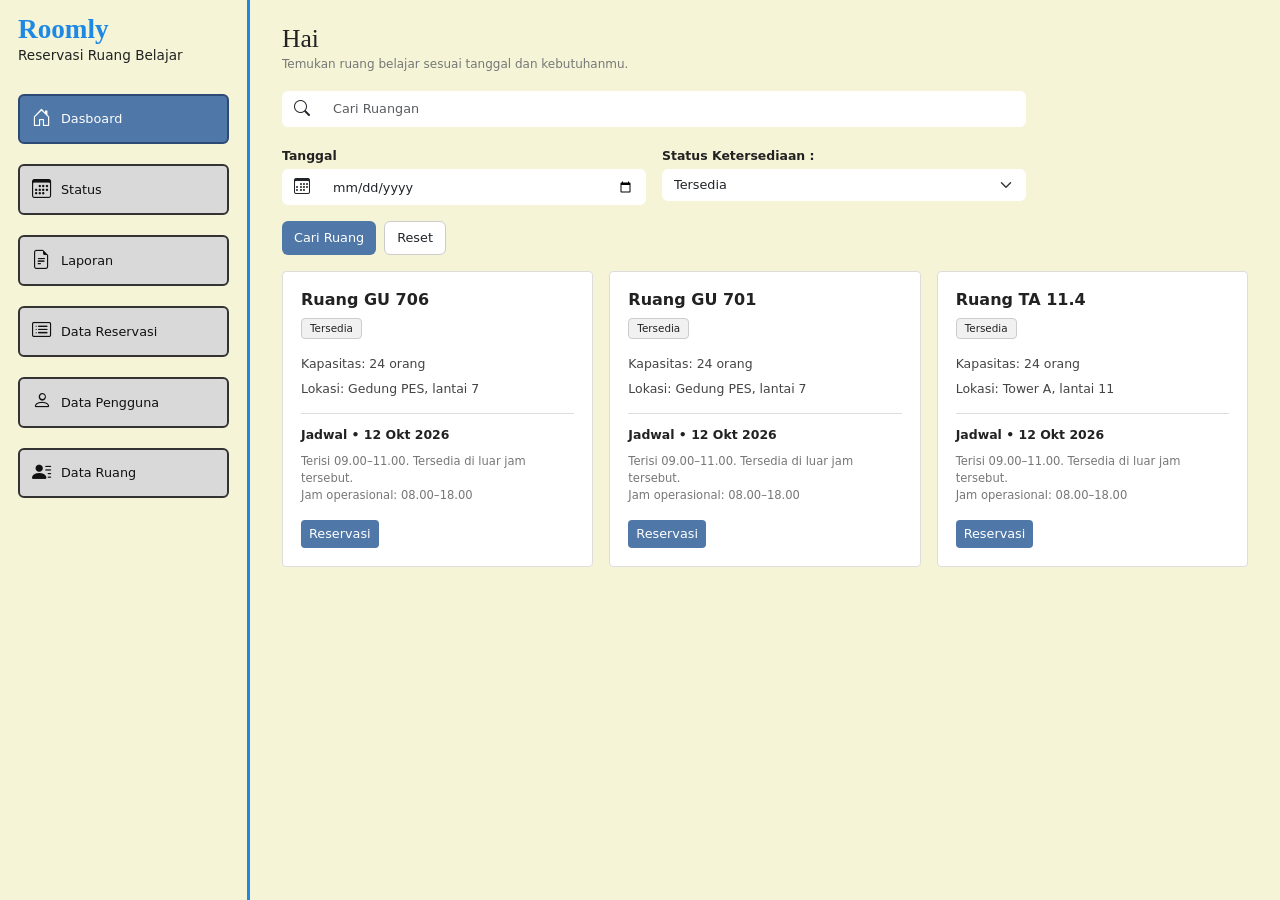
<file: index.html>
<!DOCTYPE html>
<html lang="id">

<head>
  <meta charset="UTF-8">
  <meta name="viewport" content="width=device-width,initial-scale=1">
  <title>Dasboard | Roomly</title>
  <link href="https://cdn.jsdelivr.net/npm/bootstrap@5.3.3/dist/css/bootstrap.min.css" rel="stylesheet">
  <link href="https://cdn.jsdelivr.net/npm/bootstrap-icons@1.11.3/font/bootstrap-icons.css" rel="stylesheet">
  <link href="css/style.css" rel="stylesheet">
</head>

<body data-page="dashboard">
  <div class="layout">
    <aside id="sidebar"></aside>
    <main class="main">
      <h1 class="page-title">Hai</h1>
      <div class="subtitle">Temukan ruang belajar sesuai tanggal dan kebutuhanmu.</div>
      <div class="row g-3 mb-3" style="max-width:760px">
        <div class="col-12">
          <div class="input-group"><span class="input-group-text bg-white border-0"><i class="bi bi-search"></i></span>
            <input id="cari" type="text" class="form-control border-0" placeholder="Cari Ruangan">
          </div>
        </div>
        <div class="col-md-6"><label class="form-label">Tanggal </label>
          <div class="input-group"><span class="input-group-text bg-white border-0"><i
                class="bi bi-calendar3"></i></span><input id="tgl" type="date" class="form-control border-0"></div>
        </div>
        <div class="col-md-6"><label class="form-label">Status Ketersediaan :</label>
          <select id="stat" class="form-select border-0">
            <option>Tersedia</option>
          </select>
        </div>
        <div class="col-12 d-flex gap-2"><button class="btn btn-roomly" onclick="cariRuang()">Cari Ruang</button>
          <button class="btn btn-light-w" onclick="resetCari()">Reset</button>
        </div>
      </div>
      <div class="row g-3" id="daftar">
        <div class="col-lg-4 col-md-6 room-item" data-nama="ruang gu 706">
          <div class="room-card">
            <h6>Ruang GU 706</h6><span class="badge-s">Tersedia</span>
            <div class="meta mt-3">Kapasitas: 24 orang</div>
            <div class="meta">Lokasi: Gedung PES, lantai 7</div>
            <div class="sched"><b>Jadwal • 12 Okt 2026</b>
              <div class="note mt-2">Terisi 09.00–11.00. Tersedia di luar jam tersebut.</div>
              <div class="note">Jam operasional: 08.00–18.00</div>
            </div>
            <button class="btn btn-roomly btn-sm mt-3" onclick="reservasi('Ruang GU 706')">Reservasi</button>
          </div>
        </div>
        <div class="col-lg-4 col-md-6 room-item" data-nama="ruang gu 701">
          <div class="room-card">
            <h6>Ruang GU 701</h6><span class="badge-s">Tersedia</span>
            <div class="meta mt-3">Kapasitas: 24 orang</div>
            <div class="meta">Lokasi: Gedung PES, lantai 7</div>
            <div class="sched"><b>Jadwal • 12 Okt 2026</b>
              <div class="note mt-2">Terisi 09.00–11.00. Tersedia di luar jam tersebut.</div>
              <div class="note">Jam operasional: 08.00–18.00</div>
            </div>
            <button class="btn btn-roomly btn-sm mt-3" onclick="reservasi('Ruang GU 701')">Reservasi</button>
          </div>
        </div>
        <div class="col-lg-4 col-md-6 room-item" data-nama="ruang ta 11.4">
          <div class="room-card">
            <h6>Ruang TA 11.4</h6><span class="badge-s">Tersedia</span>
            <div class="meta mt-3">Kapasitas: 24 orang</div>
            <div class="meta">Lokasi: Tower A, lantai 11</div>
            <div class="sched"><b>Jadwal • 12 Okt 2026</b>
              <div class="note mt-2">Terisi 09.00–11.00. Tersedia di luar jam tersebut.</div>
              <div class="note">Jam operasional: 08.00–18.00</div>
            </div>
            <button class="btn btn-roomly btn-sm mt-3" onclick="reservasi('Ruang TA 11.4')">Reservasi</button>
          </div>
        </div>
      </div>
      <p id="kosong" class="text-muted small d-none mt-3">Ruangan tidak ditemukan.</p>
    </main>
  </div>
  <script src="https://cdn.jsdelivr.net/npm/bootstrap@5.3.3/dist/js/bootstrap.bundle.min.js"></script>
  <script src="js/app.js"></script>
  <script>
    function cariRuang() {
      var q = document.getElementById("cari").value.toLowerCase().trim(), n = 0;
      document.querySelectorAll(".room-item").forEach(function (c) { var ok = c.dataset.nama.indexOf(q) > -1; c.style.display = ok ? "" : "none"; if (ok) n++; });
      document.getElementById("kosong").classList.toggle("d-none", n > 0);
    }
    function resetCari() { document.getElementById("cari").value = ""; document.getElementById("tgl").value = ""; cariRuang(); }
    // FR-04 -> FR-05: reservasi wajib lewat halaman Validasi (formulir)
    function reservasi(r) {
      var t = document.getElementById("tgl").value;
      location.href = "validasi.html?ruang=" + encodeURIComponent(r) + (t ? "&tanggal=" + t : "");
    }
  </script>
</body>

</html>
</file>
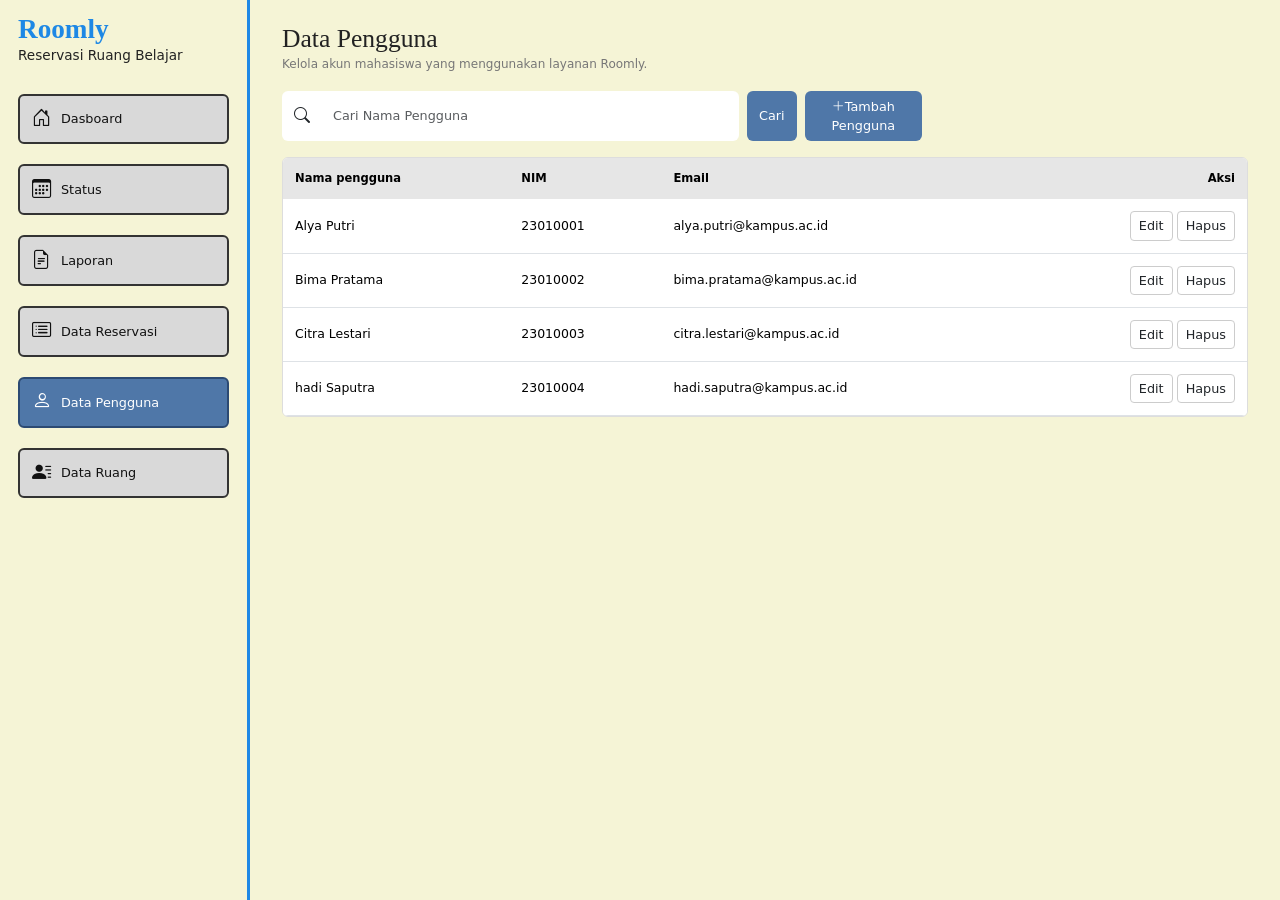
<file: data-pengguna.html>
<!DOCTYPE html>
<html lang="id">

<head>
  <meta charset="UTF-8">
  <meta name="viewport" content="width=device-width,initial-scale=1">
  <title>Data Pengguna | Roomly</title>
  <link href="https://cdn.jsdelivr.net/npm/bootstrap@5.3.3/dist/css/bootstrap.min.css" rel="stylesheet">
  <link href="https://cdn.jsdelivr.net/npm/bootstrap-icons@1.11.3/font/bootstrap-icons.css" rel="stylesheet">
  <link href="css/style.css" rel="stylesheet">
</head>

<body data-page="pengguna">
  <div class="layout">
    <aside id="sidebar"></aside>
    <main class="main">
      <h1 class="page-title">Data Pengguna</h1>
      <div class="subtitle">Kelola akun mahasiswa yang menggunakan layanan Roomly.</div>
      <div class="d-flex gap-2 mb-3" style="max-width:640px">
        <div class="input-group"><span class="input-group-text bg-white border-0"><i class="bi bi-search"></i></span>
          <input id="q" class="form-control border-0" placeholder="Cari Nama Pengguna">
        </div><button class="btn btn-roomly" onclick="cari()">Cari</button>
        <button class="btn btn-roomly" type="button" data-bs-toggle="modal" data-bs-target="#registerModal">
            <i class="bi bi-plus-lg"></i>Tambah Pengguna
          </button>
      </div>
      <div class="panel table-responsive">
        <table id="tb" class="table">
          <thead>
            <tr>
              <th>Nama pengguna</th>
              <th>NIM</th>
              <th>Email</th>
              <th class="text-end">Aksi</th>
            </tr>
          </thead>
          <tbody>
            <tr>
              <td>Alya Putri</td>
              <td>23010001</td>
              <td>alya.putri@kampus.ac.id</td>
              <td class="text-end"><button class="btn btn-light-w btn-sm">Edit</button> <button
                  class="btn btn-light-w btn-sm" onclick="hapus(this)">Hapus</button></td>
            </tr>
            <tr>
              <td>Bima Pratama</td>
              <td>23010002</td>
              <td>bima.pratama@kampus.ac.id</td>
              <td class="text-end"><button class="btn btn-light-w btn-sm">Edit</button> <button
                  class="btn btn-light-w btn-sm" onclick="hapus(this)">Hapus</button></td>
            </tr>
            <tr>
              <td>Citra Lestari</td>
              <td>23010003</td>
              <td>citra.lestari@kampus.ac.id</td>
              <td class="text-end"><button class="btn btn-light-w btn-sm">Edit</button> <button
                  class="btn btn-light-w btn-sm" onclick="hapus(this)">Hapus</button></td>
            </tr>
            <tr>
              <td>hadi Saputra</td>
              <td>23010004</td>
              <td>hadi.saputra@kampus.ac.id</td>
              <td class="text-end"><button class="btn btn-light-w btn-sm">Edit</button> <button
                  class="btn btn-light-w btn-sm" onclick="hapus(this)">Hapus</button></td>
            </tr>
          </tbody>
        </table>
      </div>
    </main>
  </div>
  <script src="https://cdn.jsdelivr.net/npm/bootstrap@5.3.3/dist/js/bootstrap.bundle.min.js"></script>
  <script src="js/app.js"></script>
  <script>
    function cari() {
      var q = document.getElementById("q").value.toLowerCase();
      document.querySelectorAll("#tb tbody tr").forEach(function (r) { r.style.display = r.cells[0].innerText.toLowerCase().indexOf(q) > -1 ? "" : "none"; });
    }
    function hapus(b) { if (confirm("Hapus pengguna ini?")) b.closest("tr").remove(); }
  </script>
</body>

</html>
</file>
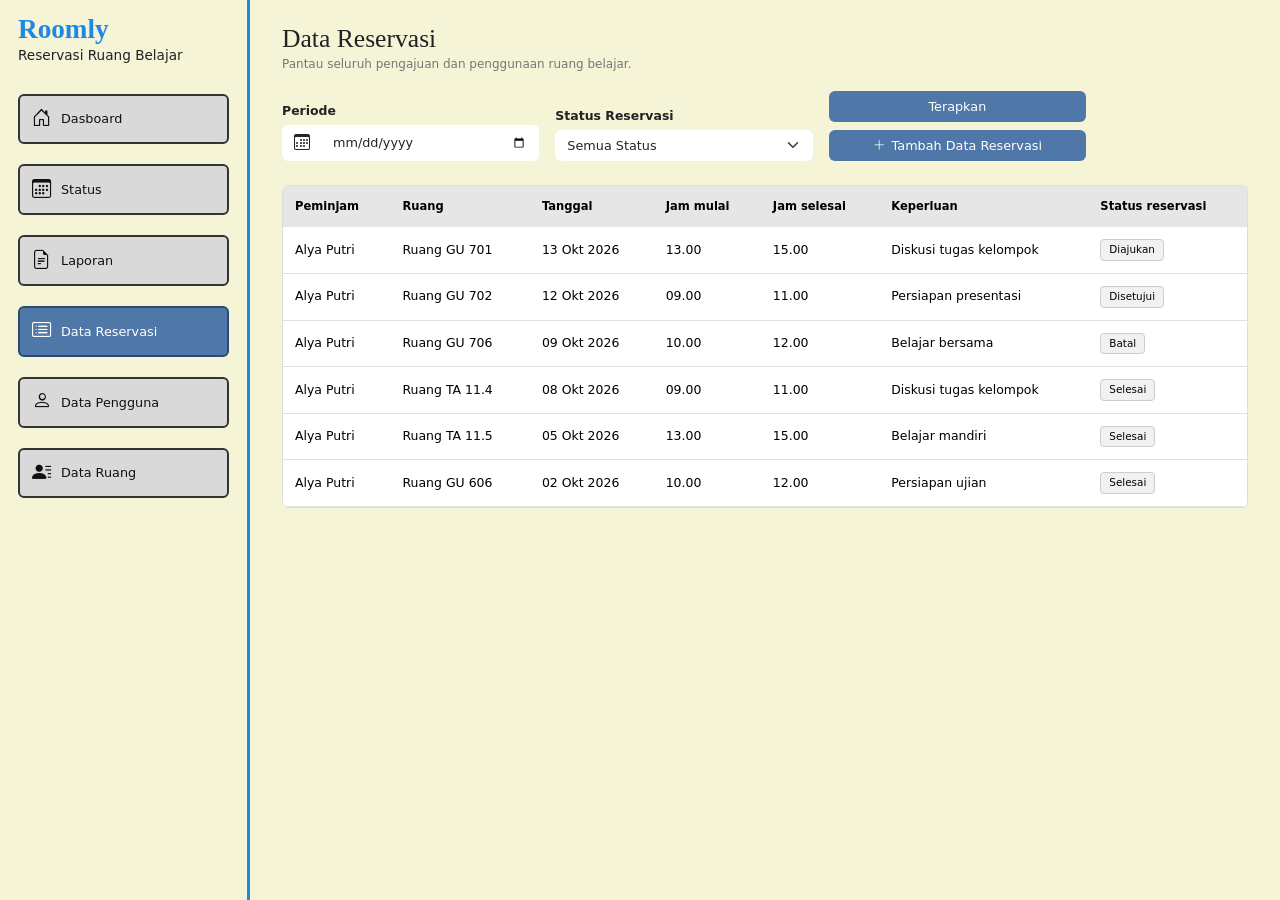
<file: data-reservasi.html>
<!DOCTYPE html>
<html lang="id">

<head>
  <meta charset="UTF-8">
  <meta name="viewport" content="width=device-width,initial-scale=1">
  <title>Data Reservasi | Roomly</title>
  <link href="https://cdn.jsdelivr.net/npm/bootstrap@5.3.3/dist/css/bootstrap.min.css" rel="stylesheet">
  <link href="https://cdn.jsdelivr.net/npm/bootstrap-icons@1.11.3/font/bootstrap-icons.css" rel="stylesheet">
  <link href="css/style.css" rel="stylesheet">
</head>

<body data-page="reservasi">
  <div class="layout">
    <aside id="sidebar"></aside>
    <main class="main">
      <h1 class="page-title">Data Reservasi</h1>
      <div class="subtitle">Pantau seluruh pengajuan dan penggunaan ruang belajar.</div>
      <div class="row g-3 align-items-end mb-4" style="max-width:820px">
        <div class="col-md-4"><label class="form-label">Periode</label>
          <div class="input-group"><span class="input-group-text bg-white border-0"><i
                class="bi bi-calendar3"></i></span><input type="date" class="form-control border-0"></div>
        </div>
        <div class="col-md-4"><label class="form-label">Status Reservasi</label>
          <select id="fs" class="form-select border-0">
            <option>Semua Status</option>
            <option>Diajukan</option>
            <option>Disetujui</option>
            <option>Batal</option>
            <option>Selesai</option>
          </select>
        </div>
        <div class="col-md-4 reservation-actions">
          <button class="btn btn-roomly" onclick="filterStatus('fs','tb',6)">Terapkan</button>
          <button class="btn btn-roomly" type="button" data-bs-toggle="modal" data-bs-target="#registerModal">
            <i class="bi bi-plus-lg"></i>Tambah Data Reservasi
          </button>
        </div>
      </div>
      <div class="panel table-responsive">
        <table id="tb" class="table">
          <thead>
            <tr>
              <th>Peminjam</th>
              <th>Ruang</th>
              <th>Tanggal</th>
              <th>Jam mulai</th>
              <th>Jam selesai</th>
              <th>Keperluan</th>
              <th>Status reservasi</th>
            </tr>
          </thead>
          <tbody>
            <tr>
              <td>Alya Putri</td>
              <td>Ruang GU 701</td>
              <td>13 Okt 2026</td>
              <td>13.00</td>
              <td>15.00</td>
              <td>Diskusi tugas kelompok</td>
              <td><span class="badge-s">Diajukan</span></td>
            </tr>
            <tr>
              <td>Alya Putri</td>
              <td>Ruang GU 702</td>
              <td>12 Okt 2026</td>
              <td>09.00</td>
              <td>11.00</td>
              <td>Persiapan presentasi</td>
              <td><span class="badge-s">Disetujui</span></td>
            </tr>
            <tr>
              <td>Alya Putri</td>
              <td>Ruang GU 706</td>
              <td>09 Okt 2026</td>
              <td>10.00</td>
              <td>12.00</td>
              <td>Belajar bersama</td>
              <td><span class="badge-s">Batal</span></td>
            </tr>
            <tr>
              <td>Alya Putri</td>
              <td>Ruang TA 11.4</td>
              <td>08 Okt 2026</td>
              <td>09.00</td>
              <td>11.00</td>
              <td>Diskusi tugas kelompok</td>
              <td><span class="badge-s">Selesai</span></td>
            </tr>
            <tr>
              <td>Alya Putri</td>
              <td>Ruang TA 11.5</td>
              <td>05 Okt 2026</td>
              <td>13.00</td>
              <td>15.00</td>
              <td>Belajar mandiri</td>
              <td><span class="badge-s">Selesai</span></td>
            </tr>
            <tr>
              <td>Alya Putri</td>
              <td>Ruang GU 606</td>
              <td>02 Okt 2026</td>
              <td>10.00</td>
              <td>12.00</td>
              <td>Persiapan ujian</td>
              <td><span class="badge-s">Selesai</span></td>
            </tr>
          </tbody>
        </table>
      </div>
    </main>
  </div>
  <script src="https://cdn.jsdelivr.net/npm/bootstrap@5.3.3/dist/js/bootstrap.bundle.min.js"></script>
  <script src="js/app.js"></script>
</body>

</html>
</file>
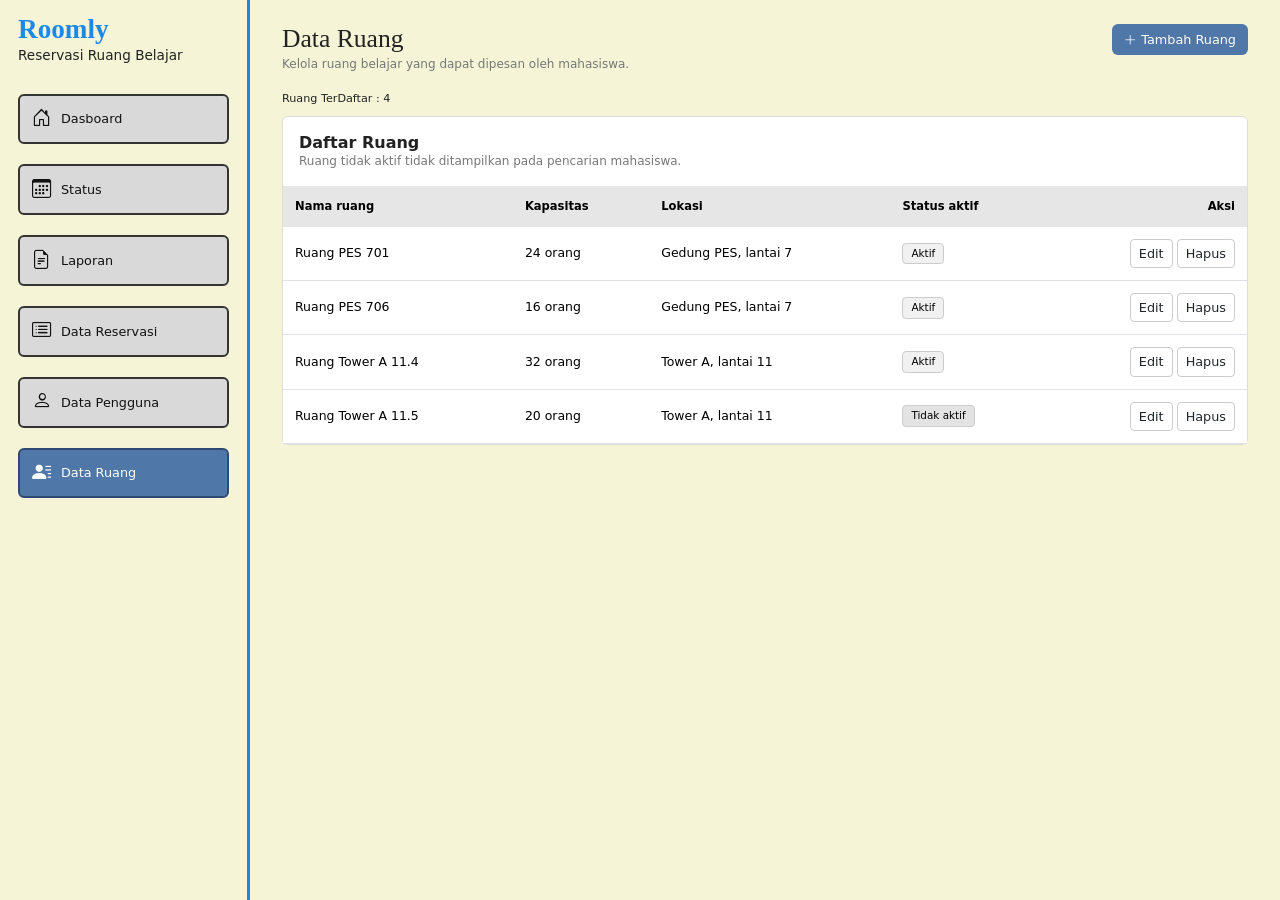
<file: data-ruang.html>
<!DOCTYPE html>
<html lang="id">

<head>
  <meta charset="UTF-8">
  <meta name="viewport" content="width=device-width,initial-scale=1">
  <title>Data Ruang | Roomly</title>
  <link href="https://cdn.jsdelivr.net/npm/bootstrap@5.3.3/dist/css/bootstrap.min.css" rel="stylesheet">
  <link href="https://cdn.jsdelivr.net/npm/bootstrap-icons@1.11.3/font/bootstrap-icons.css" rel="stylesheet">
  <link href="css/style.css" rel="stylesheet">
</head>

<body data-page="ruang">
  <div class="layout">
    <aside id="sidebar"></aside>
    <main class="main">
      <div class="d-flex justify-content-between align-items-start">
        <div>
          <h1 class="page-title">Data Ruang</h1>
          <div class="subtitle">Kelola ruang belajar yang dapat dipesan oleh mahasiswa.</div>
        </div>
        <button class="btn btn-roomly" type="button" data-bs-toggle="modal" data-bs-target="#registerModal">
          <i class="bi bi-plus-lg"></i> Tambah Ruang
        </button>
      </div>
      <div class="small mb-2" style="font-size:.7rem">Ruang TerDaftar : <span id="jml">4</span></div>
      <div class="panel">
        <div class="p-3">
          <h6 class="fw-bold mb-0">Daftar Ruang</h6>
          <div class="subtitle mb-0">Ruang tidak aktif tidak ditampilkan pada pencarian mahasiswa.</div>
        </div>
        <div class="table-responsive">
          <table id="tb" class="table">
            <thead>
              <tr>
                <th>Nama ruang</th>
                <th>Kapasitas</th>
                <th>Lokasi</th>
                <th>Status aktif</th>
                <th class="text-end">Aksi</th>
              </tr>
            </thead>
            <tbody>
              <tr>
                <td>Ruang PES 701</td>
                <td>24 orang</td>
                <td>Gedung PES, lantai 7</td>
                <td><span class="badge-s">Aktif</span></td>
                <td class="text-end"><button class="btn btn-light-w btn-sm">Edit</button> <button
                    class="btn btn-light-w btn-sm" onclick="hapus(this)">Hapus</button></td>
              </tr>
              <tr>
                <td>Ruang PES 706</td>
                <td>16 orang</td>
                <td>Gedung PES, lantai 7</td>
                <td><span class="badge-s">Aktif</span></td>
                <td class="text-end"><button class="btn btn-light-w btn-sm">Edit</button> <button
                    class="btn btn-light-w btn-sm" onclick="hapus(this)">Hapus</button></td>
              </tr>
              <tr>
                <td>Ruang Tower A 11.4</td>
                <td>32 orang</td>
                <td>Tower A, lantai 11</td>
                <td><span class="badge-s">Aktif</span></td>
                <td class="text-end"><button class="btn btn-light-w btn-sm">Edit</button> <button
                    class="btn btn-light-w btn-sm" onclick="hapus(this)">Hapus</button></td>
              </tr>
              <tr>
                <td>Ruang Tower A 11.5</td>
                <td>20 orang</td>
                <td>Tower A, lantai 11</td>
                <td><span class="badge-s off">Tidak aktif</span></td>
                <td class="text-end"><button class="btn btn-light-w btn-sm">Edit</button> <button
                    class="btn btn-light-w btn-sm" onclick="hapus(this)">Hapus</button></td>
              </tr>
            </tbody>
          </table>
        </div>
      </div>
      <div class="modal fade" id="registerModal" tabindex="-1" aria-labelledby="registerModalLabel" aria-hidden="true">
        <div class="modal-dialog modal-dialog-centered">
          <div class="modal-content shadow">
            <div class="modal-header bg-warning">
              <h5 class="modal-title" id="registerModalLabel">Tambah Ruangan</h5>
              <button type="button" class="btn-close" data-bs-dismiss="modal" aria-label="Tutup"></button>
            </div>
            <div class="modal-body">
              <form id="formRuang">
                <div class="mb-3">
                  <label for="regNama" class="form-label">Nama Ruangan</label>
                  <input type="text" class="form-control" id="regNama" placeholder="Nama ruangan" required>
                </div>
                <div class="mb-3">
                  <label for="regKapasitas" class="form-label">Kapasitas</label>
                  <input type="number" class="form-control" id="regKapasitas" placeholder="Jumlah orang" min="1"
                    required>
                </div>
                <div class="mb-3">
                  <label for="regLokasi" class="form-label">Lokasi</label>
                  <input type="text" class="form-control" id="regLokasi" placeholder="Lokasi ruangan" required>
                </div>
                <div class="mb-3">
                  <label for="regStatus" class="form-label">Status</label>
                  <select class="form-select" id="regStatus" required>
                    <option value="Aktif">Aktif</option>
                    <option value="Tidak aktif">Tidak aktif</option>
                  </select>
                </div>
                <button type="submit" class="btn btn-warning w-100 text-dark">Tambah</button>
              </form>
            </div>
          </div>
        </div>
      </div>
    </main>
  </div>
  <script src="https://cdn.jsdelivr.net/npm/bootstrap@5.3.3/dist/js/bootstrap.bundle.min.js"></script>
  <script src="js/app.js"></script>
  <script>
    function hapus(b) { if (confirm("Hapus ruang ini?")) { b.closest("tr").remove(); document.getElementById("jml").textContent = document.querySelectorAll("#tb tbody tr").length; } }
    document.getElementById("formRuang").addEventListener("submit", function (event) {
      event.preventDefault();
      var nama = document.getElementById("regNama").value.trim();
      var kapasitas = document.getElementById("regKapasitas").value;
      var lokasi = document.getElementById("regLokasi").value.trim();
      var status = document.getElementById("regStatus").value;
      var statusClass = status === "Aktif" ? "badge-s" : "badge-s off";
      var row = document.getElementById("tb").tBodies[0].insertRow();

      row.innerHTML = "<td></td><td></td><td></td><td><span class=\"" + statusClass +
        "\"></span></td><td class=\"text-end\"><button class=\"btn btn-light-w btn-sm\">Edit</button> " +
        "<button class=\"btn btn-light-w btn-sm\" onclick=\"hapus(this)\">Hapus</button></td>";
      row.cells[0].textContent = nama;
      row.cells[1].textContent = kapasitas + " orang";
      row.cells[2].textContent = lokasi;
      row.cells[3].querySelector("span").textContent = status;
      document.getElementById("jml").textContent = document.querySelectorAll("#tb tbody tr").length;

      this.reset();
      bootstrap.Modal.getOrCreateInstance(document.getElementById("registerModal")).hide();
    });
  </script>
</body>

</html>
</file>
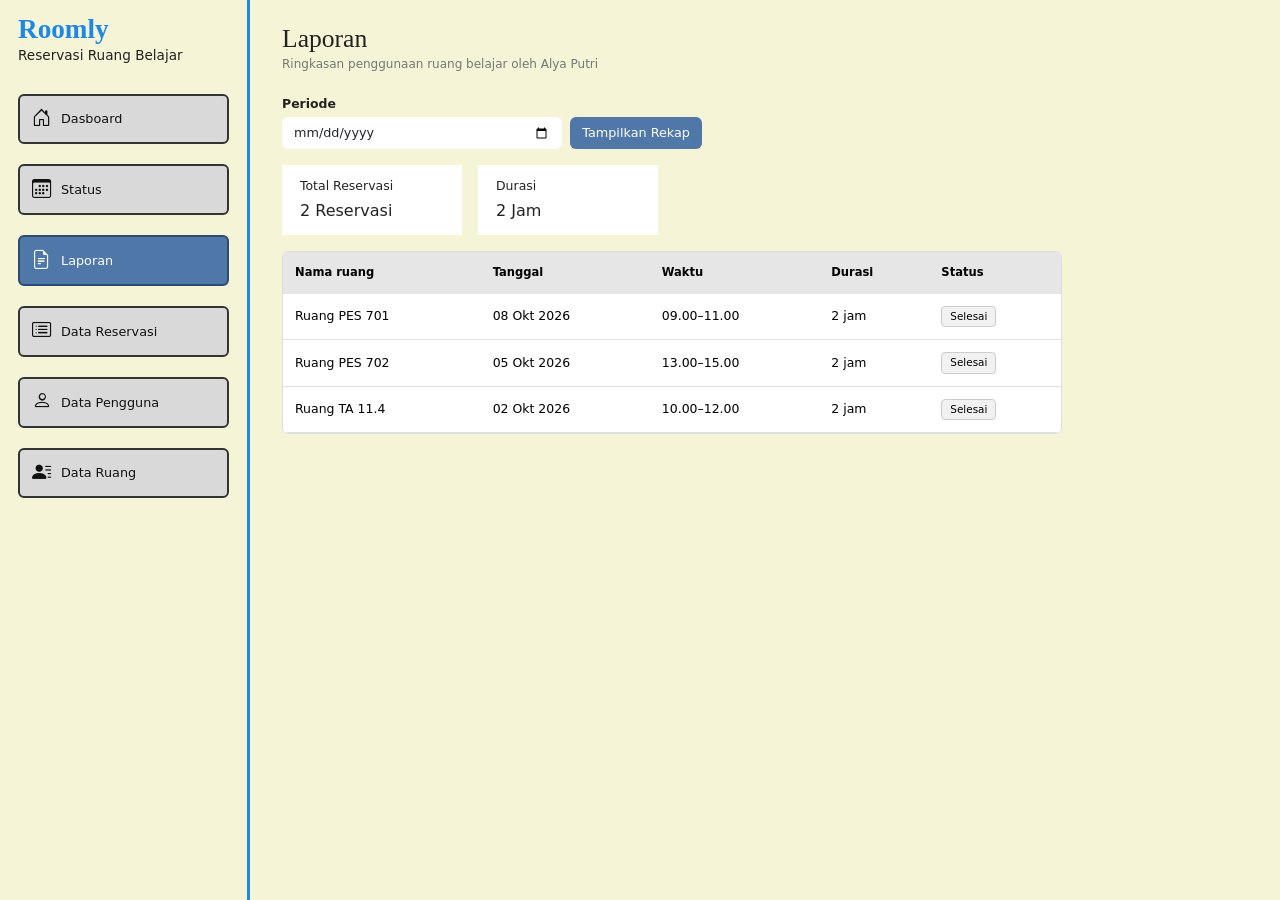
<file: laporan.html>
<!DOCTYPE html>
<html lang="id">

<head>
    <meta charset="UTF-8">
    <meta name="viewport" content="width=device-width,initial-scale=1">
    <title>Laporan | Roomly</title>
    <link href="https://cdn.jsdelivr.net/npm/bootstrap@5.3.3/dist/css/bootstrap.min.css" rel="stylesheet">
    <link href="https://cdn.jsdelivr.net/npm/bootstrap-icons@1.11.3/font/bootstrap-icons.css" rel="stylesheet">
    <link href="css/style.css" rel="stylesheet">
</head>

<body data-page="laporan">
    <div class="layout">
        <aside id="sidebar"></aside>
        <main class="main">
            <h1 class="page-title">Laporan</h1>
            <div class="subtitle">Ringkasan penggunaan ruang belajar oleh Alya Putri</div>
            <label class="form-label">Periode</label>
            <div class="d-flex gap-2 mb-3" style="max-width:420px"><input type="date"
                    class="form-control border-0"><button class="btn btn-roomly text-nowrap">Tampilkan Rekap</button>
            </div>
            <div class="d-flex gap-3 mb-3 flex-wrap">
                <div class="stat">Total Reservasi<b>2 Reservasi</b></div>
                <div class="stat">Durasi<b>2 Jam</b></div>
            </div>
            <div class="panel table-responsive" style="max-width:780px">
                <table class="table">
                    <thead>
                        <tr>
                            <th>Nama ruang</th>
                            <th>Tanggal</th>
                            <th>Waktu</th>
                            <th>Durasi</th>
                            <th>Status</th>
                        </tr>
                    </thead>
                    <tbody>
                        <tr>
                            <td>Ruang PES 701</td>
                            <td>08 Okt 2026</td>
                            <td>09.00–11.00</td>
                            <td>2 jam</td>
                            <td><span class="badge-s">Selesai</span></td>
                        </tr>
                        <tr>
                            <td>Ruang PES 702</td>
                            <td>05 Okt 2026</td>
                            <td>13.00–15.00</td>
                            <td>2 jam</td>
                            <td><span class="badge-s">Selesai</span></td>
                        </tr>
                        <tr>
                            <td>Ruang TA 11.4</td>
                            <td>02 Okt 2026</td>
                            <td>10.00–12.00</td>
                            <td>2 jam</td>
                            <td><span class="badge-s">Selesai</span></td>
                        </tr>
                    </tbody>
                </table>
            </div>
        </main>
    </div>
    <script src="https://cdn.jsdelivr.net/npm/bootstrap@5.3.3/dist/js/bootstrap.bundle.min.js"></script>
    <script src="js/app.js"></script>
</body>

</html>
</file>
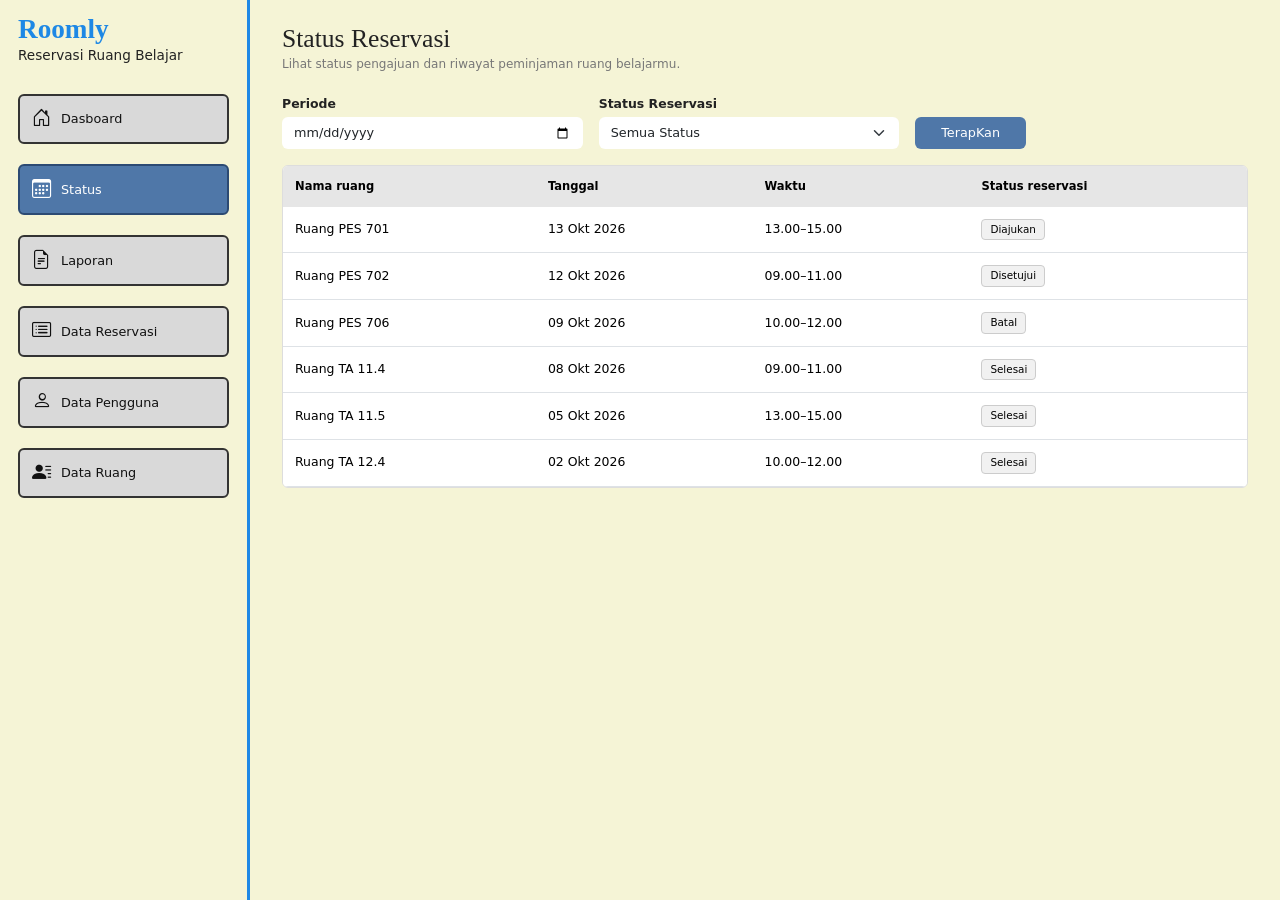
<file: status.html>
<!DOCTYPE html>
<html lang="id">

<head>
  <meta charset="UTF-8">
  <meta name="viewport" content="width=device-width,initial-scale=1">
  <title>Status Reservasi | Roomly</title>
  <link href="https://cdn.jsdelivr.net/npm/bootstrap@5.3.3/dist/css/bootstrap.min.css" rel="stylesheet">
  <link href="https://cdn.jsdelivr.net/npm/bootstrap-icons@1.11.3/font/bootstrap-icons.css" rel="stylesheet">
  <link href="css/style.css" rel="stylesheet">
</head>

<body data-page="status">
  <div class="layout">
    <aside id="sidebar"></aside>
    <main class="main">
      <h1 class="page-title">Status Reservasi</h1>
      <div class="subtitle">Lihat status pengajuan dan riwayat peminjaman ruang belajarmu.</div>
      <div class="row g-3 align-items-end mb-3" style="max-width:760px">
        <div class="col-md-5"><label class="form-label">Periode</label><input type="date" class="form-control border-0">
        </div>
        <div class="col-md-5"><label class="form-label">Status Reservasi</label>
          <select id="fs" class="form-select border-0">
            <option>Semua Status</option>
            <option>Diajukan</option>
            <option>Disetujui</option>
            <option>Batal</option>
            <option>Selesai</option>
          </select>
        </div>
        <div class="col-md-2"><button class="btn btn-roomly w-100" onclick="filterStatus('fs','tb',3)">TerapKan</button>
        </div>
      </div>
      <div class="panel table-responsive">
        <table id="tb" class="table">
          <thead>
            <tr>
              <th>Nama ruang</th>
              <th>Tanggal</th>
              <th>Waktu</th>
              <th>Status reservasi</th>
            </tr>
          </thead>
          <tbody>
            <tr>
              <td>Ruang PES 701</td>
              <td>13 Okt 2026</td>
              <td>13.00–15.00</td>
              <td><span class="badge-s">Diajukan</span></td>
            </tr>
            <tr>
              <td>Ruang PES 702</td>
              <td>12 Okt 2026</td>
              <td>09.00–11.00</td>
              <td><span class="badge-s">Disetujui</span></td>
            </tr>
            <tr>
              <td>Ruang PES 706</td>
              <td>09 Okt 2026</td>
              <td>10.00–12.00</td>
              <td><span class="badge-s">Batal</span></td>
            </tr>
            <tr>
              <td>Ruang TA 11.4</td>
              <td>08 Okt 2026</td>
              <td>09.00–11.00</td>
              <td><span class="badge-s">Selesai</span></td>
            </tr>
            <tr>
              <td>Ruang TA 11.5</td>
              <td>05 Okt 2026</td>
              <td>13.00–15.00</td>
              <td><span class="badge-s">Selesai</span></td>
            </tr>
            <tr>
              <td>Ruang TA 12.4</td>
              <td>02 Okt 2026</td>
              <td>10.00–12.00</td>
              <td><span class="badge-s">Selesai</span></td>
            </tr>
          </tbody>
        </table>
      </div>
    </main>
  </div>
  <script src="https://cdn.jsdelivr.net/npm/bootstrap@5.3.3/dist/js/bootstrap.bundle.min.js"></script>
  <script src="js/app.js"></script>
</body>

</html>
</file>
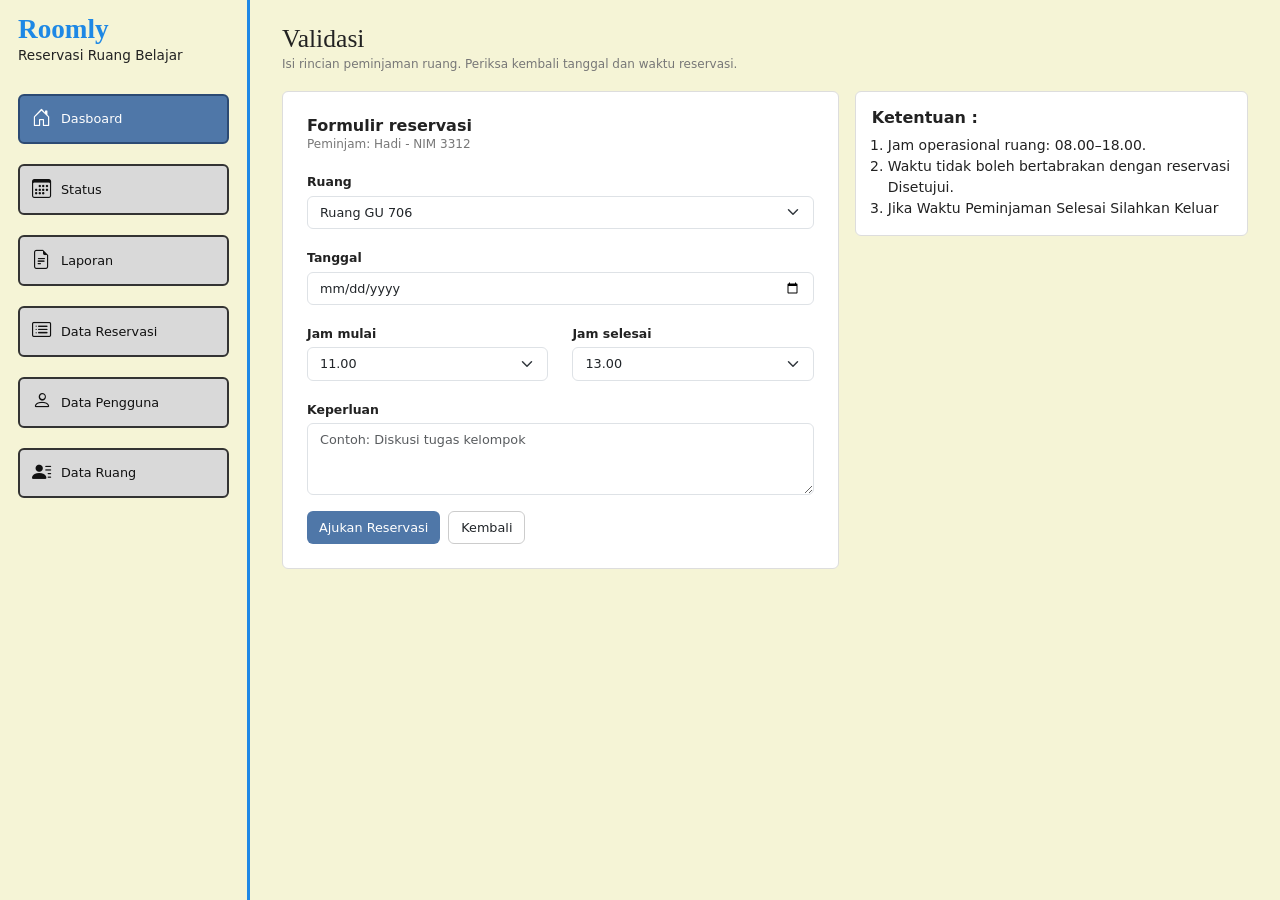
<file: validasi.html>
<!DOCTYPE html>
<html lang="id">

<head>
  <meta charset="UTF-8">
  <meta name="viewport" content="width=device-width,initial-scale=1">
  <title>Validasi | Roomly</title>
  <link href="https://cdn.jsdelivr.net/npm/bootstrap@5.3.3/dist/css/bootstrap.min.css" rel="stylesheet">
  <link href="https://cdn.jsdelivr.net/npm/bootstrap-icons@1.11.3/font/bootstrap-icons.css" rel="stylesheet">
  <link href="css/style.css" rel="stylesheet">
</head>

<body data-page="dashboard">
  <div class="layout">
    <aside id="sidebar"></aside>
    <main class="main">
      <h1 class="page-title">Validasi</h1>
      <div class="subtitle">Isi rincian peminjaman ruang. Periksa kembali tanggal dan waktu reservasi.</div>
      <div class="row g-3">
        <div class="col-lg-7">
          <div class="panel p-4">
            <h6 class="fw-bold mb-0">Formulir reservasi</h6>
            <div class="subtitle mb-3">Peminjam: Hadi - NIM 3312</div>
            <div class="mb-3"><label class="form-label">Ruang</label>
              <select id="ruang" class="form-select">
                <option>Ruang GU 706</option>
                <option>Ruang GU 701</option>
                <option>Ruang TA 11.4</option>
                <option>Ruang PES 701</option>
                <option>Ruang PES 706</option>
              </select>
            </div>
            <div class="mb-3"><label class="form-label">Tanggal</label><input id="tanggal" type="date"
                class="form-control"></div>
            <div class="row mb-3">
              <div class="col-6"><label class="form-label">Jam mulai</label><select id="mulai"
                  class="form-select"></select></div>
              <div class="col-6"><label class="form-label">Jam selesai</label><select id="selesai"
                  class="form-select"></select>
                <div id="errJam" class="form-text text-danger d-none" style="font-size:.7rem">Jam selesai harus lebih
                  besar daripada jam mulai.</div>
              </div>
            </div>
            <div class="mb-3"><label class="form-label">Keperluan</label><textarea id="perlu" rows="3"
                class="form-control" placeholder="Contoh: Diskusi tugas kelompok"></textarea></div>
            <div id="pesan" class="border rounded p-3 mb-3 bg-light small d-none"></div>
            <div class="d-flex gap-2"><button id="ajukan" class="btn btn-roomly" onclick="ajukan()">Ajukan
                Reservasi</button>
              <a href="index.html" class="btn btn-light-w">Kembali</a>
            </div>
          </div>
        </div>
        <div class="col-lg-5">
          <div class="panel p-3 small">
            <h6 class="fw-bold">Ketentuan :</h6>
            <ol class="ps-3 mb-0">
              <li>Jam operasional ruang: 08.00–18.00.</li>
              <li>Waktu tidak boleh bertabrakan dengan reservasi Disetujui.</li>
              <li>Jika Waktu Peminjaman Selesai Silahkan Keluar</li>
            </ol>
          </div>
        </div>
      </div>
    </main>
  </div>
  <script src="https://cdn.jsdelivr.net/npm/bootstrap@5.3.3/dist/js/bootstrap.bundle.min.js"></script>
  <script src="js/app.js"></script>
  <script>
    var p = new URLSearchParams(location.search), m = document.getElementById("mulai"), s = document.getElementById("selesai");
    for (var h = 8; h <= 18; h++) { var t = (h < 10 ? "0" + h : h) + ".00"; m.add(new Option(t, h)); s.add(new Option(t, h)); }
    m.value = 11; s.value = 13;
    if (p.get("ruang")) document.getElementById("ruang").value = p.get("ruang");
    if (p.get("tanggal")) document.getElementById("tanggal").value = p.get("tanggal");
    function cek() {
      var ok = +s.value > +m.value, box = document.getElementById("pesan");
      document.getElementById("errJam").classList.toggle("d-none", ok); s.classList.toggle("is-invalid", !ok);
      box.classList.toggle("d-none", ok);
      if (!ok) box.innerHTML = "<b>Reservasi belum dapat diajukan</b><br>Jam selesai " + s.options[s.selectedIndex].text + " lebih awal dari jam mulai " + m.options[m.selectedIndex].text + ". Perbaiki jam selesai untuk melanjutkan.";
      document.getElementById("ajukan").disabled = !ok; return ok;
    }
    m.onchange = s.onchange = cek; cek();
    function ajukan() {
      var t = document.getElementById("tanggal"), k = document.getElementById("perlu");
      if (!cek()) return;
      if (!t.value || !k.value.trim()) { alert("Tanggal dan keperluan wajib diisi."); return; }
      alert("Reservasi berhasil diajukan."); location.href = "status.html";
    }
  </script>
</body>

</html>
</file>
<file: css/style.css>
:root {
    --bg: #f5f4d6;
    --blue: #1e88e5;
    --btn: #4f77a8;
    --btn-dark: #3f628e
}

body {
    background: var(--bg);
    font-family: system-ui, -apple-system, "Segoe UI", sans-serif;
    color: #222
}

.layout {
    display: flex;
    min-height: 100vh
}

.sidebar {
    width: 250px;
    flex-shrink: 0;
    border-right: 3px solid var(--blue);
    padding: 16px 18px;
    display: flex;
    flex-direction: column
}

.brand {
    font-family: Georgia, "Noto Serif", serif;
    font-weight: 700;
    font-size: 1.7rem;
    color: var(--blue);
    line-height: 1
}

.brand-sub {
    font-size: .85rem;
    margin: 2px 0 28px
}

.nav-btn {
    display: flex;
    align-items: center;
    gap: 10px;
    border: 2px solid #333;
    background: #d9d9d9;
    border-radius: 6px;
    padding: 9px 12px;
    color: #111;
    text-decoration: none;
    font-size: .8rem;
    margin-bottom: 20px
}

.nav-btn i {
    font-size: 1.2rem
}

.nav-btn:hover {
    background: #cfcfcf;
    color: #000
}

.nav-btn.active {
    background: var(--btn);
    color: #fff;
    border-color: #2c4a73
}

.main {
    flex: 1;
    padding: 24px 32px;
    min-width: 0
}

.page-title {
    font-family: Georgia, "Noto Serif", serif;
    font-size: 1.6rem;
    margin: 0
}

.subtitle {
    font-size: .75rem;
    color: #777;
    margin-bottom: 18px
}

.panel {
    background: #fff;
    border: 1px solid #ddd;
    border-radius: 6px
}

.btn-roomly {
    background: var(--btn);
    color: #fff;
    border: 0;
    font-size: .8rem
}

.reservation-actions {
    display: flex;
    flex-direction: column;
    gap: 8px
}

.reservation-actions .btn {
    display: flex;
    align-items: center;
    justify-content: center;
    gap: 6px;
    white-space: nowrap
}

.btn-roomly:hover,
.btn-roomly:focus {
    background: var(--btn-dark);
    color: #fff
}

.btn-roomly:disabled {
    background: #9db3cf;
    color: #fff
}

.btn-light-w {
    background: #fff;
    border: 1px solid #ccc;
    font-size: .8rem
}

.table {
    font-size: .78rem;
    margin: 0
}

.table thead th {
    background: #e6e6e6;
    font-size: .72rem;
    border: 0;
    padding: 12px
}

.table td {
    padding: 12px;
    vertical-align: middle
}

.badge-s {
    display: inline-block;
    font-size: .65rem;
    border: 1px solid #ccc;
    background: #f1f1f1;
    padding: 2px 8px;
    border-radius: 4px
}

.badge-s.off {
    background: #e3e3e3
}

.room-card {
    background: #fff;
    border: 1px solid #ddd;
    border-radius: 4px;
    padding: 18px;
    height: 100%
}

.room-card h6 {
    font-weight: 700;
    margin: 0 0 6px
}

.room-card .meta {
    font-size: .78rem;
    color: #444;
    margin: 6px 0
}

.room-card .sched {
    border-top: 1px solid #ddd;
    margin-top: 14px;
    padding-top: 12px;
    font-size: .78rem
}

.room-card .note {
    font-size: .72rem;
    color: #777
}

.form-label {
    font-size: .78rem;
    font-weight: 600;
    margin-bottom: 4px
}

.form-control,
.form-select {
    font-size: .8rem
}

.stat {
    background: #fff;
    padding: 12px 18px;
    min-width: 180px;
    font-size: .78rem
}

.stat b {
    display: block;
    font-size: 1rem;
    font-weight: 500;
    margin-top: 4px
}

@media(max-width:768px) {
    .layout {
        flex-direction: column
    }

    .sidebar {
        width: 100%;
        border-right: 0;
        border-bottom: 3px solid var(--blue)
    }

    .nav-btn {
        margin-bottom: 10px
    }

    .main {
        padding: 18px 14px
    }
}
.reservation-actions {
    display: flex;
    flex-direction: column;
    gap: 8px
}

.reservation-actions .btn {
    display: flex;
    align-items: center;
    justify-content: center;
    gap: 6px;
    white-space: nowrap
}
</file>
